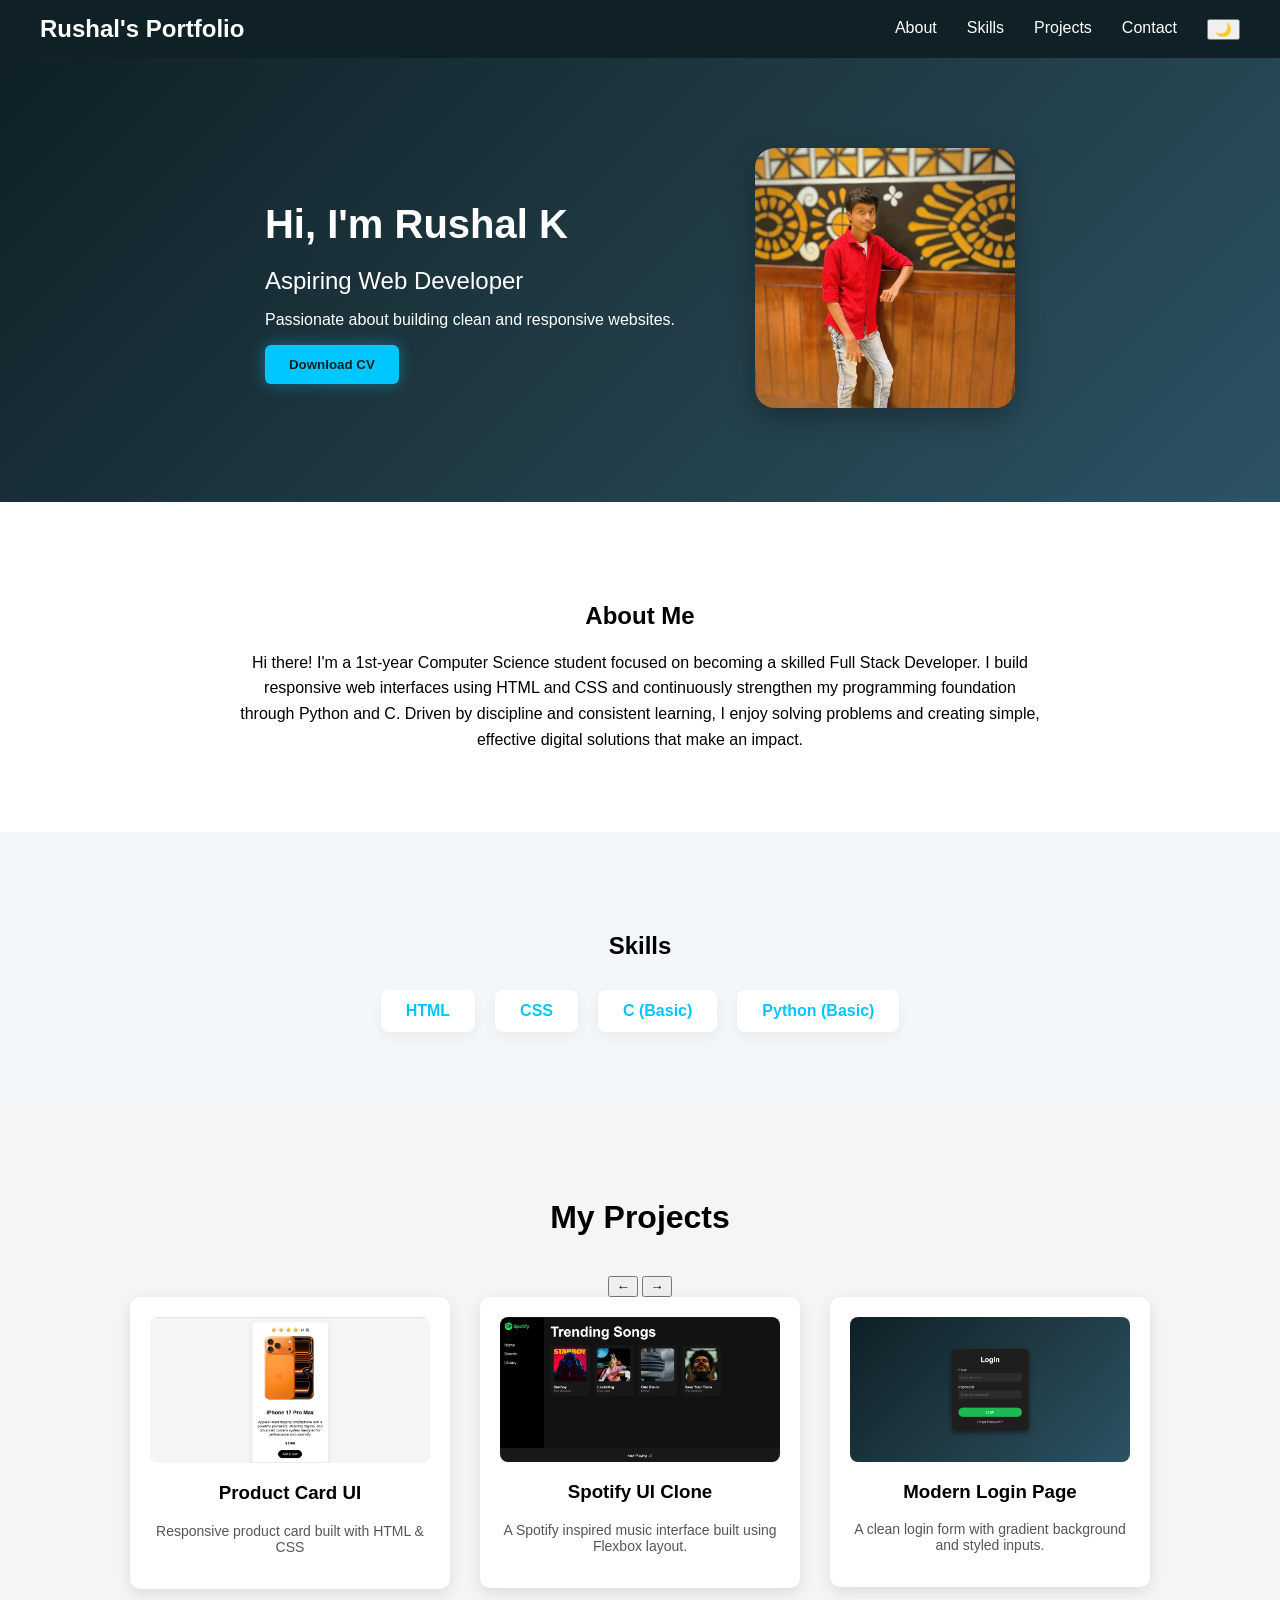
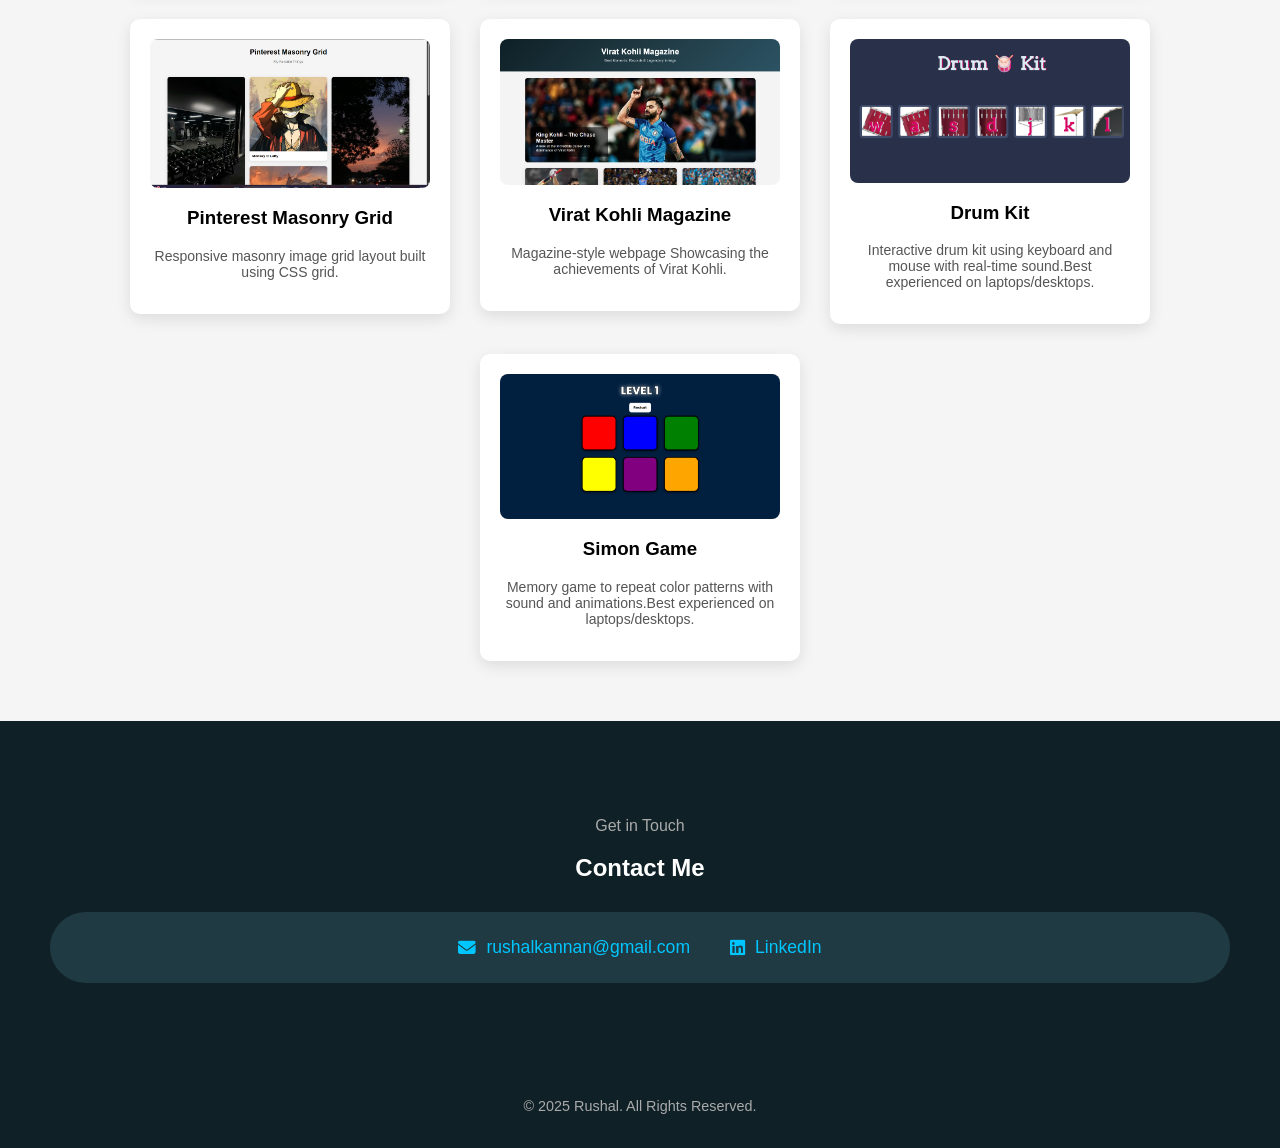
<file: index.html>
<!DOCTYPE html>
<html lang="en">
<head>
    <meta charset="UTF-8">
    <meta name="viewport" content="width=device-width, initial-scale=1.0">
    <title>Rushal's Portfolio</title>
    <link rel="stylesheet" href="style.css">
    <link rel="stylesheet" href="https://cdnjs.cloudflare.com/ajax/libs/font-awesome/6.5.0/css/all.min.css">
</head>
<body>
    <nav>
        <div class="nav-container">
        <h2>Rushal's Portfolio</h2>
        <ul>
            <li><a href="#about">About</a></li>
            <li><a href="#skills">Skills</a></li>
            <li><a href="#projects">Projects</a></li>
            <li><a href="#contact">Contact</a></li>
            <li><button id="theme-toggle">🌙</button></li>
        </ul>
        </div>
    </nav>
<header class="hero">
    <div class="hero-text">
        <h1>Hi, I'm Rushal K</h1>
        <h2>Aspiring Web Developer</h2>
        <p>Passionate about building clean and responsive websites.</p>
        <a href="Rushal_CV.pdf" download>
        <button>Download CV</button>
        </a>
    </div>

    <div class="hero-image">
        <img src="pfp.jpeg" alt="Profile">
    </div>
</header>
<section id="about" class="about">
    <h2>About Me</h2>
        <div class="about-text">
            <p>
                Hi there! I'm a 1st-year Computer Science student focused on becoming a skilled Full Stack Developer.
                I build responsive web interfaces using HTML and CSS and continuously strengthen my programming
                foundation through Python and C. Driven by discipline and consistent learning, I enjoy solving problems and creating simple,
                effective digital solutions that make an impact.
            </p>
        </div>
    </div>
</section>    
<section id="skills" class="skills">
        <h2>Skills</h2>
        <div class="skills-box">
            <div>HTML</div>
            <div>CSS</div>
            <div>C (Basic)</div>
            <div>Python (Basic)</div>
        </div>
    </section>
    <section id="projects" class="projects">
        <div class="projects-header">
            <h2>My Projects</h2>
            <div class="scroll-buttons">
                <button id="left-btn">←</button>
                <button id="right-btn">→</button>
            </div>
        </div>
        <div class="project-container">
            <a href="Projects/Product Card/index.html" target="_blank">
                <div class="card">
                    <img src="img/product.png" alt="Product Card">
                    <h3>Product Card UI</h3>
                    <p>Responsive product card built with HTML & CSS</p>
                </div>
            </a>
            <a href="Projects/Spotify UI Clone/index.html" target="_blank">
                <div class="card">
                    <img src="img/spotify.png" alt="Spotify UI Clone">
                    <h3>Spotify UI Clone</h3>
                    <p>A Spotify inspired music interface built using Flexbox layout.</p>
                </div>
            </a>
            <a href="Projects/Login Page/index.html" target="_blank">
                <div class="card">
                    <img src="img/login.png" alt="Login Page">
                    <h3>Modern Login Page</h3>
                    <p>A clean login form with gradient background and styled inputs.</p>
                </div>
            </a>
            <a href="Projects/Pinterest Masonry Grid/index.html" target="_blank">
                <div class="card">
                    <img src="img/pinterest masonry.png" alt="Pinterest Masonry">
                    <h3>Pinterest Masonry Grid</h3>
                    <p>Responsive masonry image grid layout built using CSS grid.</p>
                </div>
            </a>
            <a href="Projects/Kohli Magazine/index.html" target="_blank">
                <div class="card">
                    <img src="img/kohli magazine.png" alt="Kohli Magazine">
                    <h3>Virat Kohli Magazine</h3>
                    <p>Magazine-style webpage Showcasing the achievements of Virat Kohli.</p>
                </div>
            </a>
            <a href="Projects/Drum Kit/index.html" target="_blank">
                <div class="card">
                    <img src="img/drum kit.png" alt="Drum Kit">
                    <h3>Drum Kit</h3>
                    <p>Interactive drum kit using keyboard and mouse with real-time sound.Best experienced on laptops/desktops.</p>
                </div>
            </a>
            <a href="Projects/Simon Game/index.html" target="_blank">
                <div class="card">
                    <img src="img/simon.png" alt="Simon Game">
                    <h3>Simon Game</h3>
                    <p>Memory game to repeat color patterns with sound and animations.Best experienced on laptops/desktops.</p>
                </div>
            </a>
        </div>
    </section>
    <section id="contact" class="contact">
    <p class="contact-subtitle">Get in Touch</p>
    <h1>Contact Me</h1>
    <div class="contact-box">
        <div class="contact-item">
            <i class="fa-solid fa-envelope"></i>
            <a href="mailto:rushalkannan@gmail.com">
                rushalkannan@gmail.com
            </a>
        </div>
        <div class="contact-item">
            <i class="fa-brands fa-linkedin"></i>
            <a href="https://www.linkedin.com/in/rushal-kannan-a115113a9/" target="_blank">
                LinkedIn
            </a>
        </div>
    </div>
</section>
<footer>
    <p>© 2025 Rushal. All Rights Reserved.</p>
</footer>
<script src="script.js"></script>
</body>
</html>
</file>
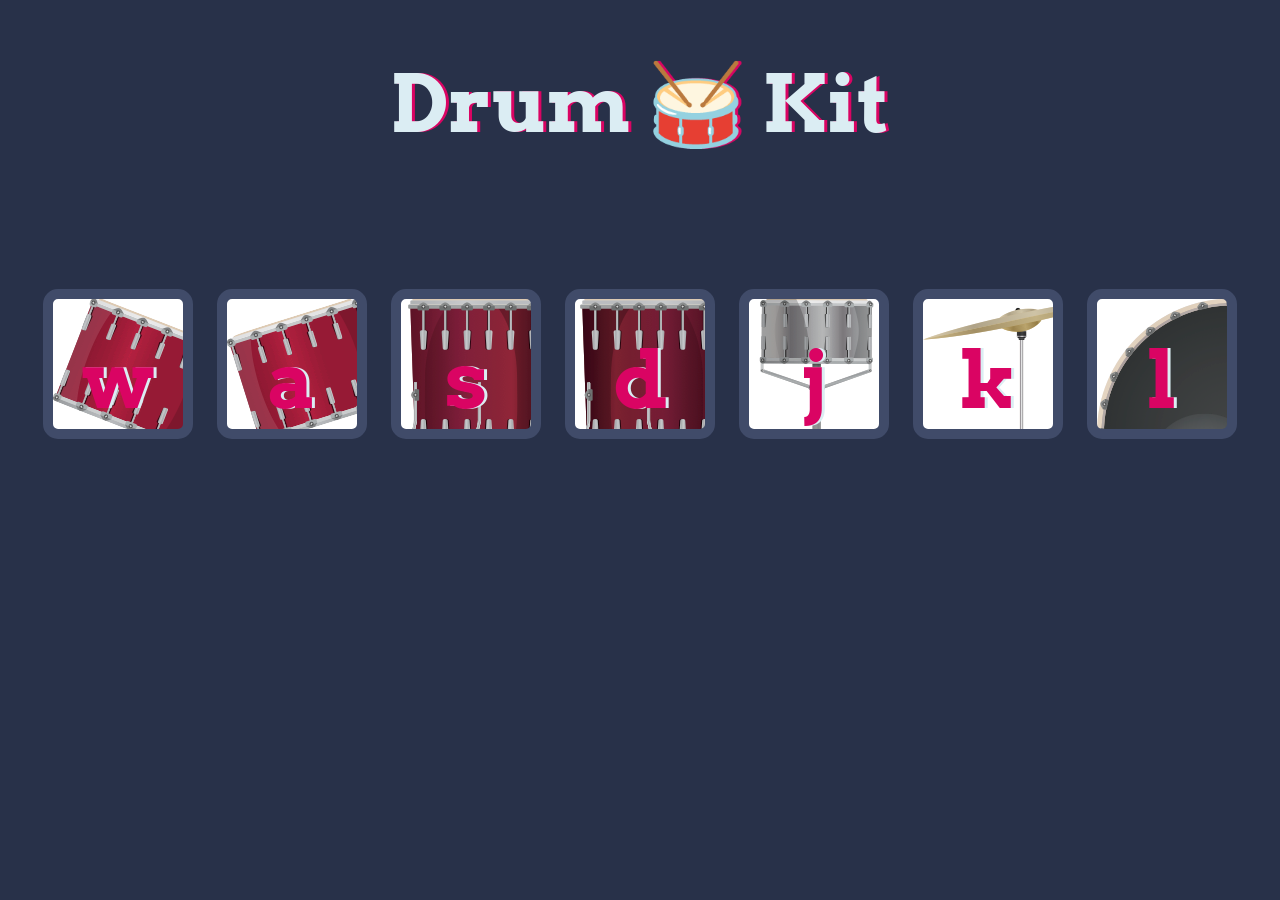
<file: Projects/Drum Kit/index.html>
<!DOCTYPE html>
<html lang="en" dir="ltr">

<head>
  <meta charset="utf-8">
  <title>Drum Kit</title>
  <link rel="stylesheet" href="styles.css">
  <link href="https://fonts.googleapis.com/css?family=Arvo" rel="stylesheet">
</head>

<body>

  <h1 id="title">Drum 🥁 Kit</h1>
  <div class="set">
    <button class="w drum">w</button>
    <button class="a drum">a</button>
    <button class="s drum">s</button>
    <button class="d drum">d</button>
        <button class="j drum">j</button>
    <button class="k drum">k</button>
    <button class="l drum">l</button>
  </div>
<script src="index.js"></script>
</body>

</html>
</file>
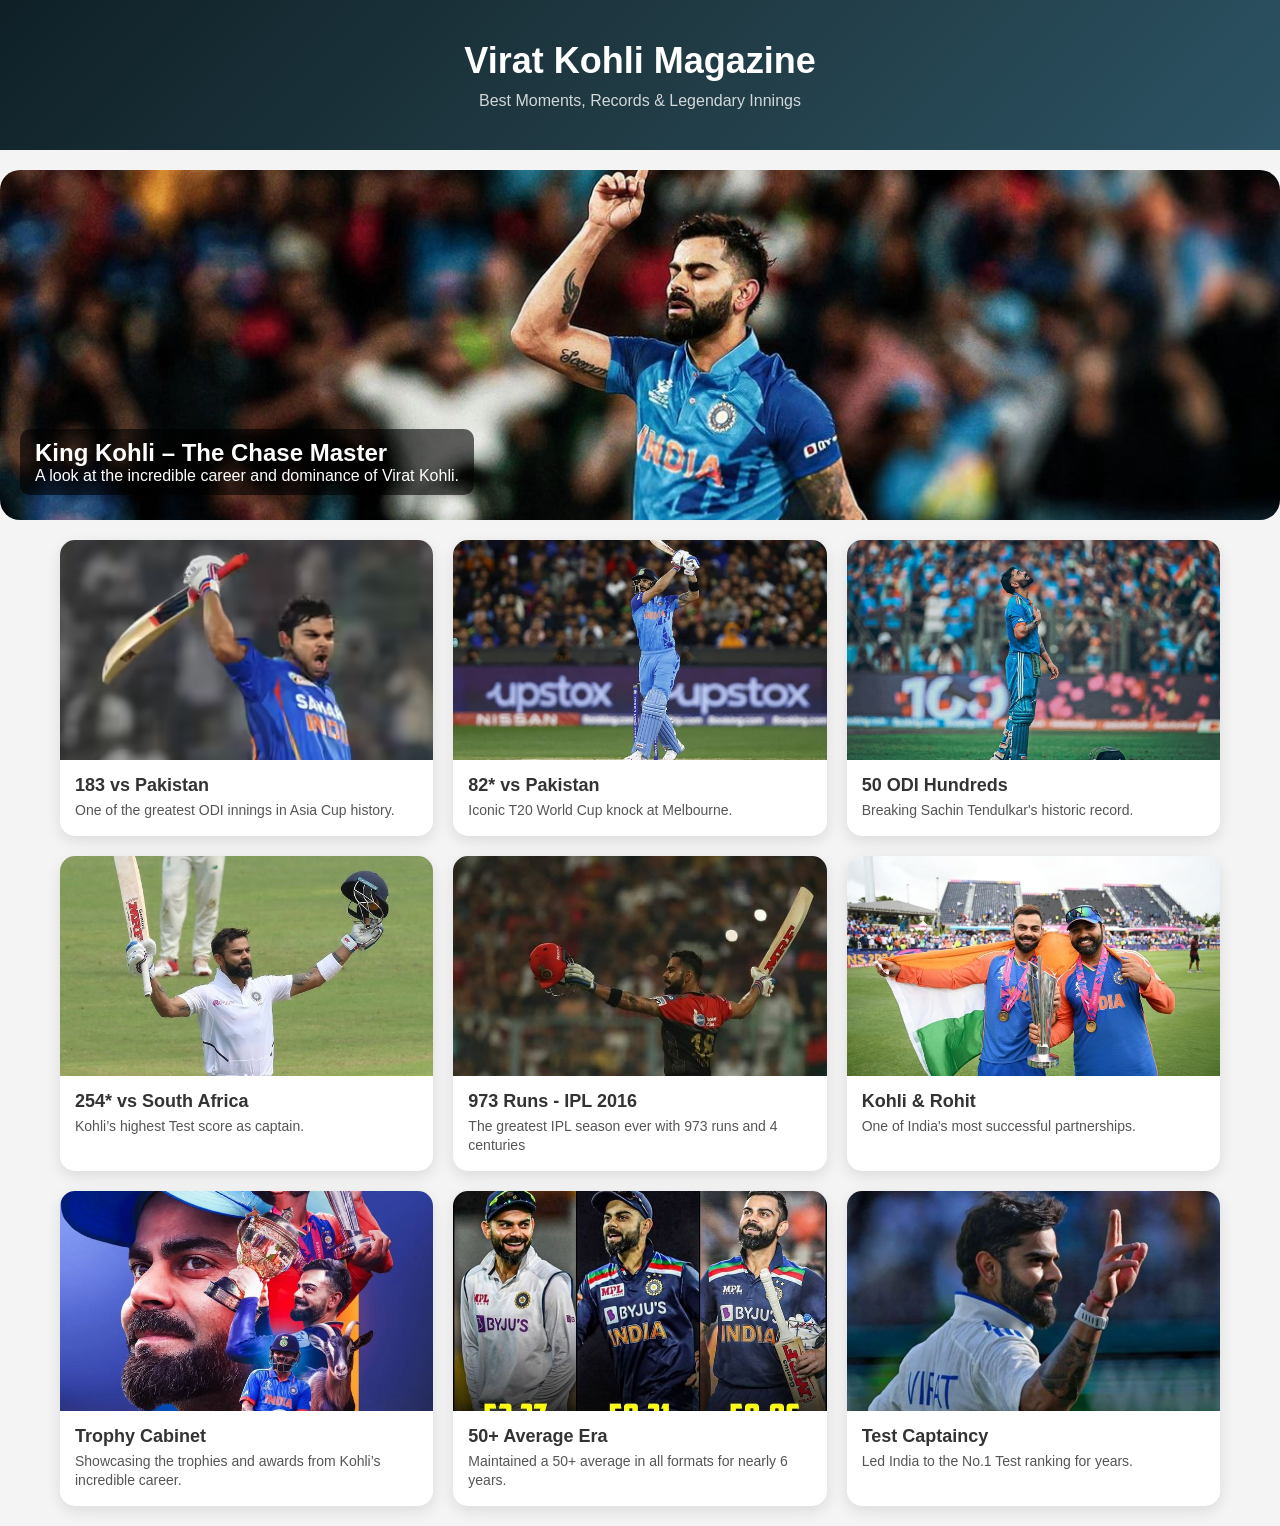
<file: Projects/Kohli Magazine/index.html>
<!DOCTYPE html>
<html lang="en">

<head>
<meta charset="UTF-8">
<meta name="viewport" content="width=device-width, initial-scale=1.0">
<title>Virat Kohli Magazine</title>
<link rel="stylesheet" href="style.css">
</head>

<body>

<header>
<h1>Virat Kohli Magazine</h1>
<p>Best Moments, Records & Legendary Innings</p>
</header>

<div class="featured">
<img src="img/main 2.jpg">
<div class="featured-text">
<h2>King Kohli – The Chase Master</h2>
<p>A look at the incredible career and dominance of Virat Kohli.</p>
</div>
</div>
<div class="container">

<div class="card">
<img src="img/card 1.jpg">
<h3>183 vs Pakistan</h3>
<p>One of the greatest ODI innings in Asia Cup history.</p>
</div>

<div class="card">
<img src="img/card 2.jpg">
<h3>82* vs Pakistan</h3>
<p>Iconic T20 World Cup knock at Melbourne.</p>
</div>

<div class="card">
<img src="img/card 3.jpg">
<h3>50 ODI Hundreds</h3>
<p>Breaking Sachin Tendulkar's historic record.</p>
</div>

<div class="card">
<img src="img/card 7.jpg">
<h3>254* vs South Africa</h3>
<p>Kohli’s highest Test score as captain.</p>
</div>

<div class="card">
<img src="img/card 5.jpg">
<h3>973 Runs - IPL 2016</h3>
<p>The greatest IPL season ever with 973 runs and 4 centuries</p>
</div>

<div class="card">
<img src="img/card 6.jpg">
<h3>Kohli & Rohit</h3>
<p>One of India's most successful partnerships.</p>
</div>

<div class="card">
<img src="img/card 8.jpg">
<h3>Trophy Cabinet</h3>
<p>Showcasing the trophies and awards from Kohli’s incredible career.</p>
</div>

<div class="card">
<img src="img/card 9.jpg">
<h3>50+ Average Era</h3>
<p>Maintained a 50+ average in all formats for nearly 6 years.</p>
</div>

<div class="card">
<img src="img/card 10.jpg">
<h3>Test Captaincy</h3>
<p>Led India to the No.1 Test ranking for years.</p>
</div>
</div>
</section>
</body>
</html>
</file>
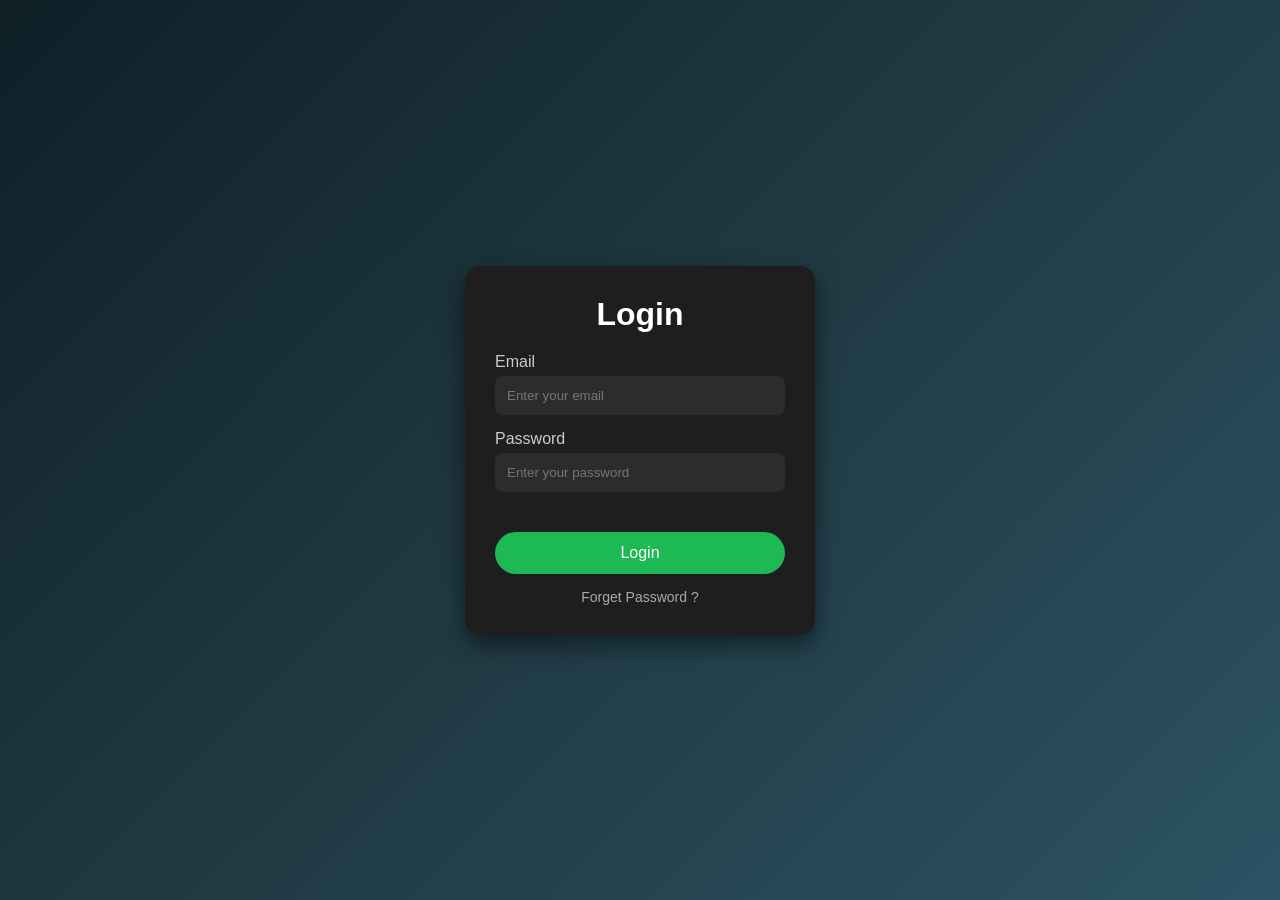
<file: Projects/Login Page/index.html>
<!DOCTYPE html>
<html lang="en">
<head>
    <meta charset="UTF-8">
    <meta name="viewport" content="width=device-width, initial-scale=1.0">
    <title>Login Page</title>
    <link rel="stylesheet" href="style.css">
</head>
<body>
    <div class="container">
        <div class="login">
            <h1>Login</h1>
            <form>
                <label>Email</label>
                <input type="email" placeholder="Enter your email">
                <label>Password</label>
                <input type="password" placeholder="Enter your password">
                <label><button type="submit">Login</button></label>
                <p class="forget">Forget Password ?</p>
            </form>
        </div>
    </div>
</body>
</html>
</file>
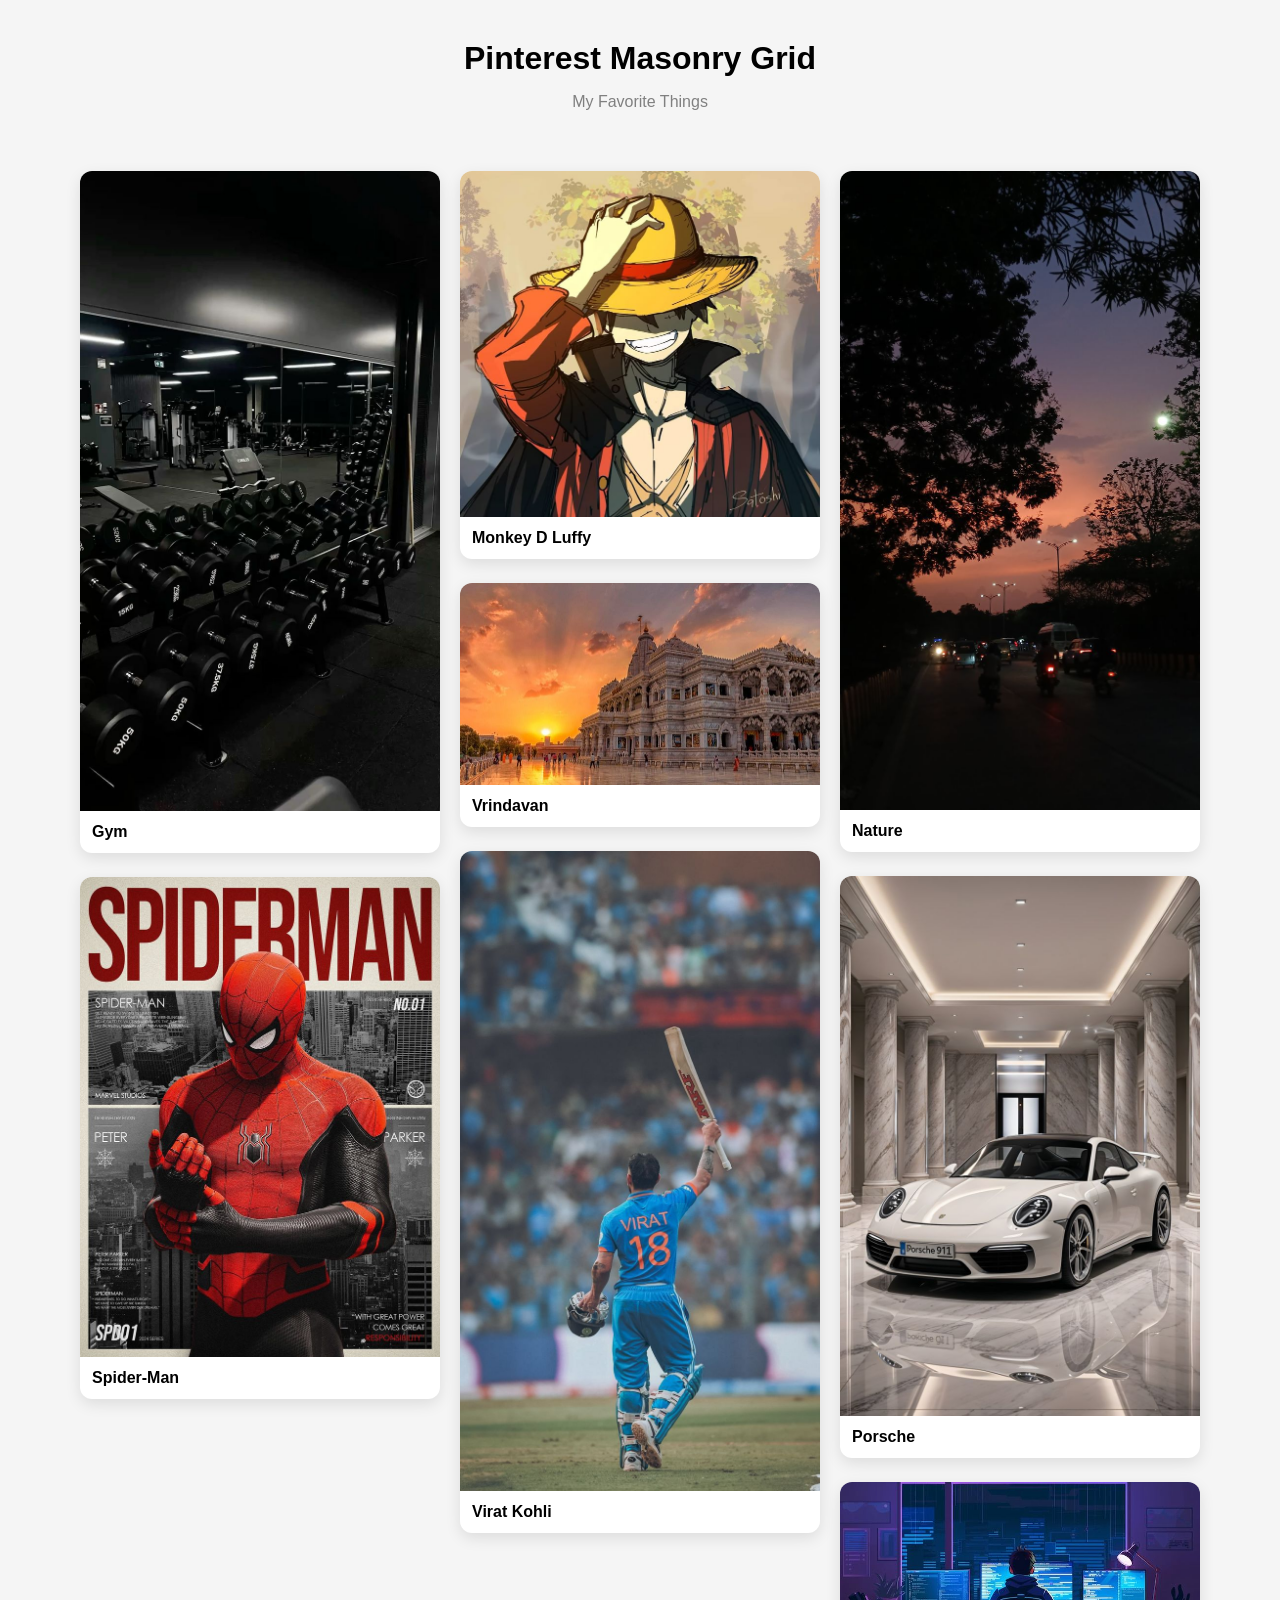
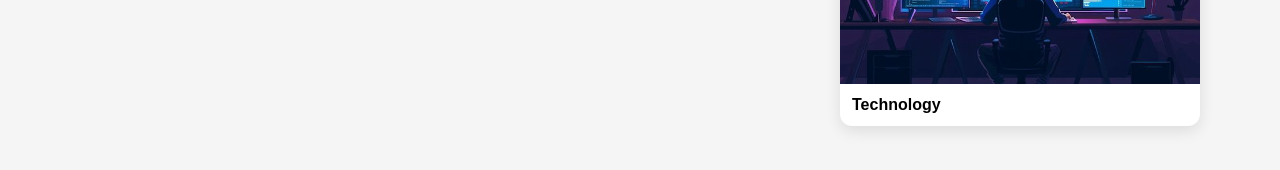
<file: Projects/Pinterest Masonry Grid/index.html>
<!DOCTYPE html>
<html lang="en">
<head>
    <meta charset="UTF-8">
    <meta name="viewport" content="width=device-width, initial-scale=1.0">
    <title>Pinterest Masonry Grid</title>
    <link rel="stylesheet" href="style.css">
</head>
<body>
    <header>
        <h1>Pinterest Masonry Grid</h1>
        <p>My Favorite Things</p>
    </header>
    <section class="gallery">
        <div class="card">
            <img src="img/gym.jpg">
            <h3>Gym</h3>
        </div>
        <div class="card">
            <img src="img/spidy.jpg">
            <h3>Spider-Man</h3>
        </div>
        <div class="card">
            <img src="img/luffy.jpg">
            <h3>Monkey D Luffy</h3>
        </div>
        <div class="card">
            <img src="img/vrindavan.jpg">
            <h3>Vrindavan</h3>
        </div>
        <div class="card">
            <img src="img/kohli.jpg">
            <h3>Virat Kohli</h3>
        </div>
        <div class="card">
            <img src="img/nature.jpg">
            <h3>Nature</h3>
        </div>
        <div class="card">
            <img src="img/porsche.jpg">
            <h3>Porsche</h3>
        </div>
        <div class="card">
            <img src="img/technology.jpg">
            <h3>Technology</h3>
        </div>
    </section>
</body>
</html>
</file>
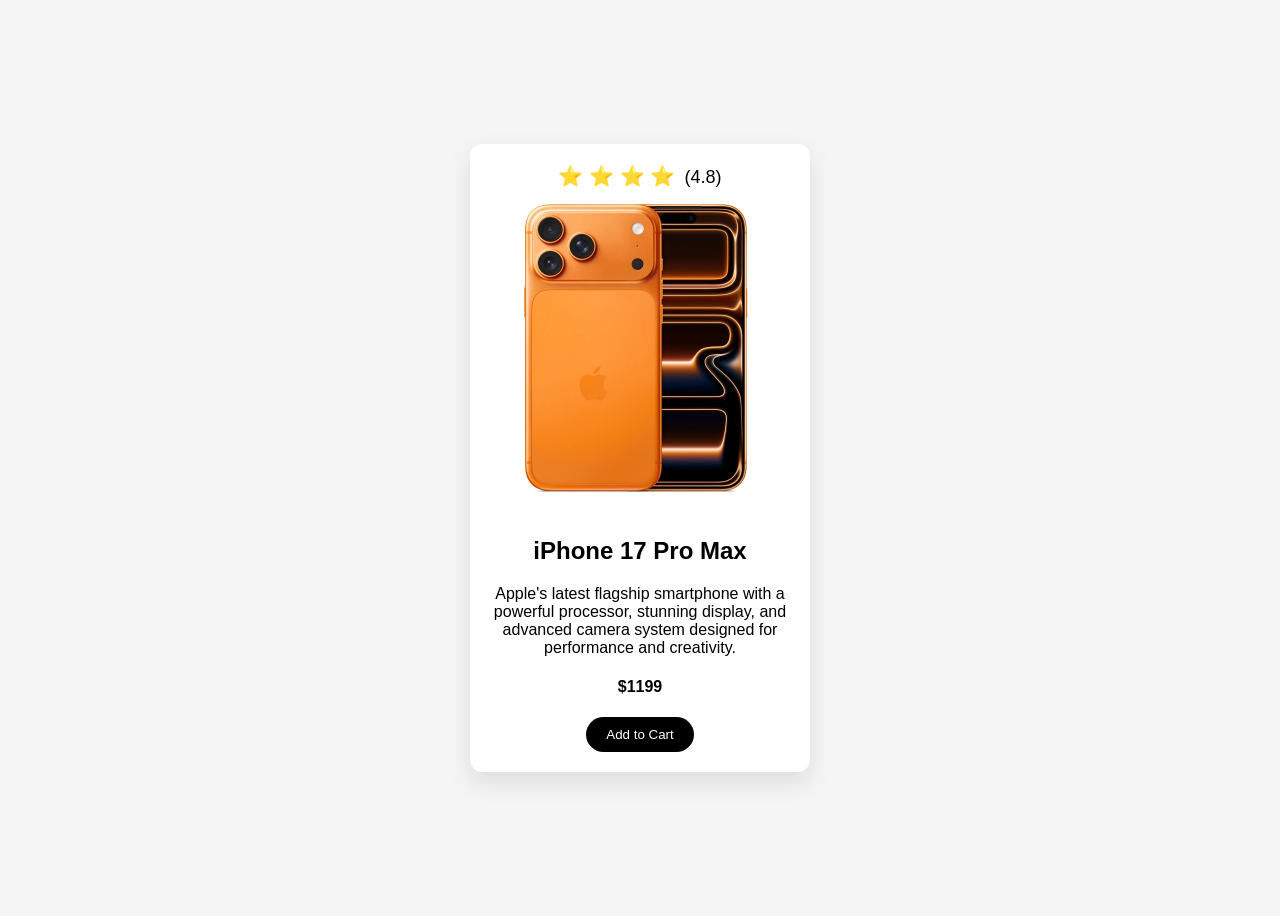
<file: Projects/Product Card/index.html>
<!DOCTYPE html>
<html lang="en">
<head>
    <meta charset="UTF-8">
    <meta name="viewport" content="width=device-width, initial-scale=1.0">
    <title>Product Card</title>
    <link rel="stylesheet" href="style.css">
</head>
<body>
    <div class="PC">
        <div class="rating">
            <span class="stars">⭐ ⭐ ⭐ ⭐</span>
            <span class="ratings">(4.8)</span>
        </div>
        <img src="img.webp" alt="iPhone 17 Pro Max">
        <h2>iPhone 17 Pro Max</h2>
        <p>Apple's latest flagship smartphone with a powerful processor, stunning display, and advanced camera system designed for performance and creativity.</p>
        <h4>$1199</h4>
        <button>Add to Cart</button>
    </div>
</body>
</html>
</file>
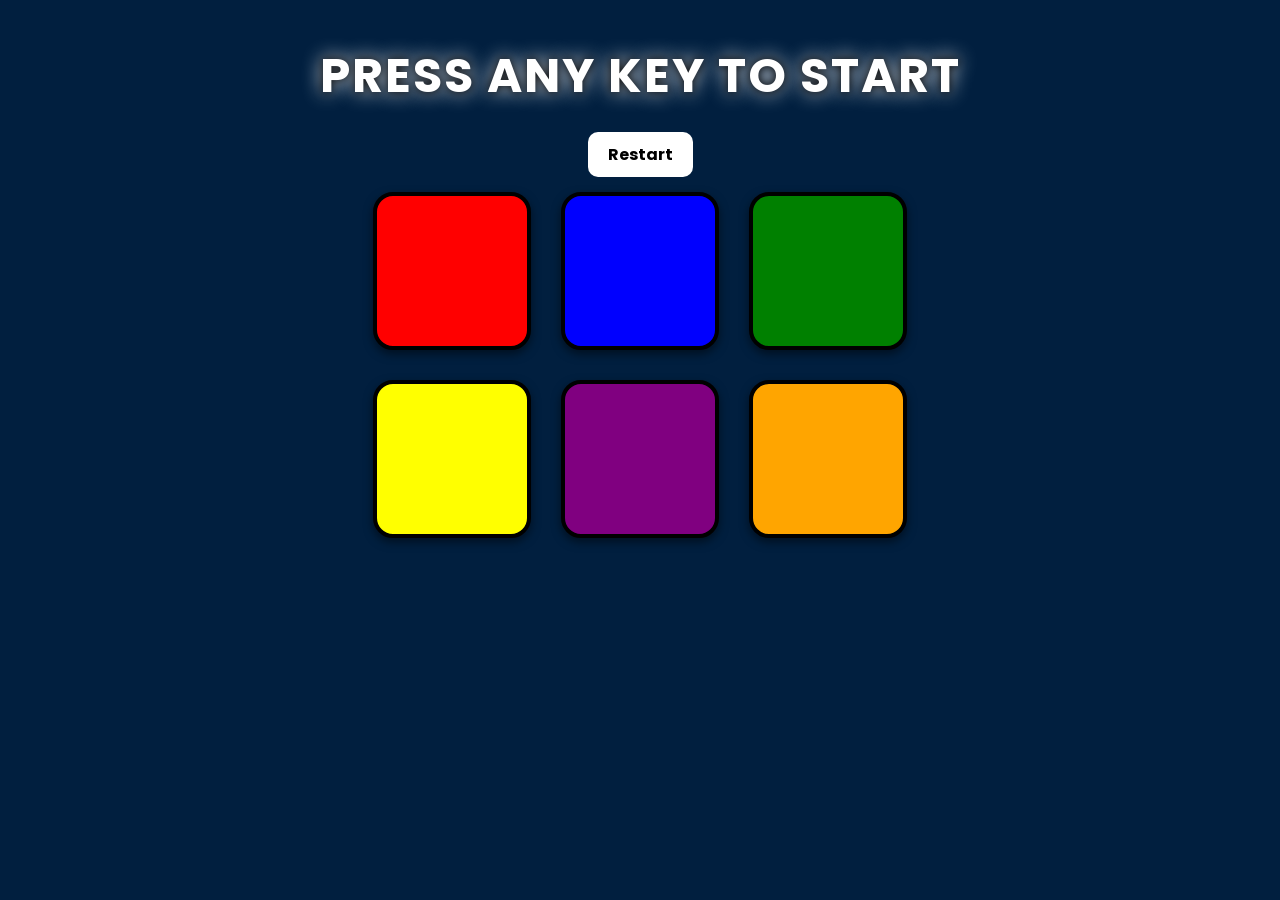
<file: Projects/Simon Game/index.html>
<!DOCTYPE html>
<html lang="en">
<head>
    <meta charset="UTF-8">
    <meta name="viewport" content="width=device-width, initial-scale=1.0">
    <title>Simon Game</title>
    <link rel="stylesheet" href="style.css">
    <link href="https://fonts.googleapis.com/css2?family=Poppins:wght@400;700&display=swap" rel="stylesheet">
</head>
<body>
    <h1 id="level-title">Press any key to start</h1>
    <button id="restart">Restart</button>
    <div class="container">
        <div class="row">
            <div class="btn red" id="red"></div>
            <div class="btn blue" id="blue"></div>
            <div class="btn green" id="green"></div>
        </div>
        <div class="row">
            <div class="btn yellow" id="yellow"></div>
            <div class="btn purple" id="purple"></div>
            <div class="btn orange" id="orange"></div>
        </div>
    </div>
    <script src="script.js"></script>
</body>
</html>
</file>
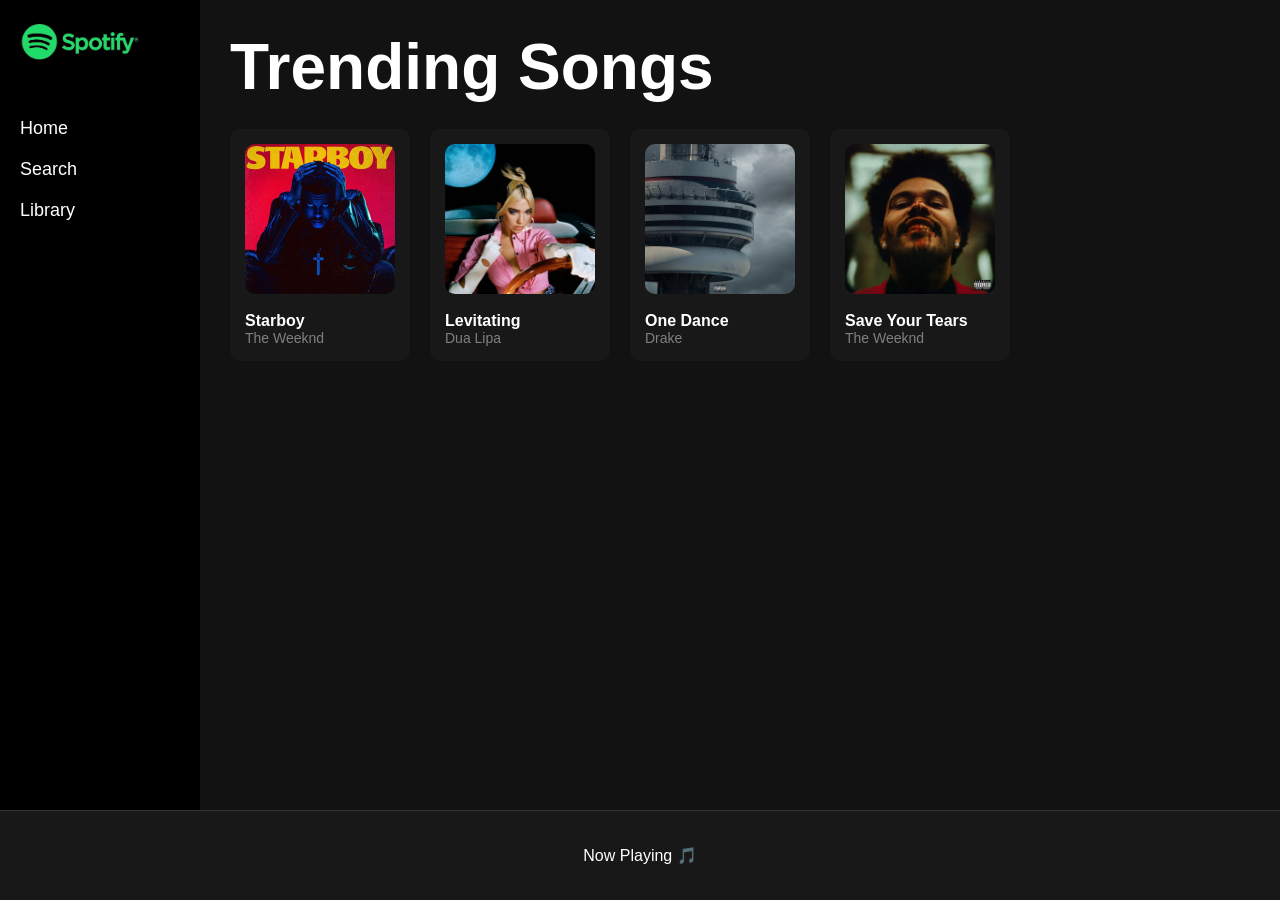
<file: Projects/Spotify UI Clone/index.html>
<!DOCTYPE html>
<html lang="en">
<head>
    <meta charset="UTF-8">
    <meta name="viewport" content="width=device-width, initial-scale=1.0">
    <title>Spotify UI Clone</title>
    <link rel="stylesheet" href="style.css">
</head>
<body>
<div class="container">
    <aside class="sidebar">
        <div class="logo">
            <img src="spotify.jpg" alt="Spotify Logo">
        </div>
        <nav>
            <ul>
                <li><a href="#">Home</a></li>
                <li><a href="#">Search</a></li>
                <li><a href="#">Library</a></li>
            </ul>
        </nav>
    </aside>
    <main class="main">
        <h1>Trending Songs</h1>
        <div class="songs">
            <div class="card">
                <img src="starboy.png" alt="Starboy">
                <h3>Starboy</h3>
                <p>The Weeknd</p>
            </div>
            <div class="card">
                <img src="levitating.jpg" alt="Levitating">
                <h3>Levitating</h3>
                <p>Dua Lipa</p>
            </div>
            <div class="card">
                <img src="onedance.jpg" alt="One Dance">
                <h3>One Dance</h3>
                <p>Drake</p>
            </div>
            <div class="card">
                <img src="saveyourtears.jpg" alt="Save Your Tears">
                <h3>Save Your Tears</h3>
                <p>The Weeknd</p>
            </div>
        </div>
    </main>
</div>
<footer class="player">
    <p>Now Playing 🎵</p>
</footer>
</body>
</html>
</file>
<file: style.css>
/* ===============================
   GLOBAL
================================= */
html {
    scroll-behavior: smooth;
}

body {
    margin: 0;
    font-family: 'Segoe UI', sans-serif;
    background: #f4f7fa;
    color: black;
}

/* ===============================
   NAVBAR
================================= */
.nav-container {
    display: flex;
    justify-content: space-between;
    padding: 15px 20px;
    align-items: center;
    margin: 0 auto;
    max-width: 1200px;
}
nav{
    width: 100%;
    background: #0f2027;
}
nav h2 {
    color: white;
    margin: 0;
}

nav ul {
    display: flex;
    gap: 30px;
    list-style: none;
    margin: 0;
    padding: 0;
}

nav ul li a {
    text-decoration: none;
    color: white;
    transition: 0.3s;
    font-weight: 500;
}

nav ul li a:hover {
    color: #00c6ff;
}

/* ===============================
   HERO SECTION
================================= */
.hero {
    display: flex;
    justify-content: center;
    align-items: center;
    gap: 80px;
    padding: 90px 60px;
    background: linear-gradient(135deg, #0f2027, #203a43, #2c5364);
    color: white;
    flex-wrap: wrap;
}

.hero-text {
    max-width: 500px;
}

.hero-text h1 {
    font-size: 2.5rem;
    margin-bottom: 10px;
}

.hero-text h2 {
    font-weight: 400;
    margin-bottom: 15px;
}

.hero-text button {
    padding: 12px 24px;
    border: none;
    background: #00c6ff;
    color: #0f2027;
    border-radius: 6px;
    cursor: pointer;
    font-weight: 600;
    transition: 0.3s;
    box-shadow: 0 0 15px rgba(0,198,255,0.4);
}

.hero-text button:hover {
    background: white;
    color: #0f2027;
}

.hero-image img {
    width: 260px;
    border-radius: 20px;
    box-shadow: 0 10px 30px rgba(0,0,0,0.3);
}

/* ===============================
   SECTION GENERAL
================================= */
section {
    padding: 80px 50px;
}

/* ===============================
   ABOUT
================================= */
.about {
    background: white;
    text-align: center;
}

.about p {
    max-width: 800px;
    margin: auto;
    line-height: 1.6;
}

/* ===============================
   SKILLS
================================= */
.skills {
    background: #f4f7fa;
    text-align: center;
}

.skills-box {
    display: flex;
    justify-content: center;
    gap: 20px;
    flex-wrap: wrap;
    margin-top: 30px;
}

.skills-box div {
    background: white;
    padding: 12px 25px;
    border-radius: 8px;
    color: #00c6ff;
    font-weight: 600;
    box-shadow: 0 5px 15px rgba(0,0,0,0.05);
    transition: 0.3s;
}

.skills-box div:hover {
    background: #00c6ff;
    color: #0f2027;
}

/* ===============================
   PROJECTS
================================= */
.projects {
    padding: 60px 10%;
    background: #f5f5f5;
    text-align: center;
}

.projects h2{
    font-size: 32px;
    margin-bottom: 40px;
}

.project-container {
    display: flex;
    justify-content: center;
    gap: 30px;
    flex-wrap: wrap;
}
.project-container a{
    text-decoration: none;
    color: inherit;
}
.card img{
    width: 100%;
    border-radius: 8px;
}

.card {
    background: white;
    padding: 20px;
    width: 280px;
    border-radius: 10px;
    box-shadow: 0 5px 15px rgba(0,0,0,0.1);
    transition: 0.3s;
}

.card:hover {
    transform: translateY(-5px);
}

.card h3{
    margin-top: 15px;
}

.card p{
    font-size: 14px;
    color: #555;
    margin-top: 8px;
}

/* ===============================
   CONTACT
================================= */
.contact {
    background: #0f2027;
    color: white;
    text-align: center;
}

.contact-subtitle {
    color: #aaa;
}

.contact-box {
    display: flex;
    justify-content: center;
    align-items: center;
    gap: 40px;
    background: #203a43;
    padding: 25px 50px;
    border-radius: 40px;
    margin-top: 30px;
    flex-wrap: wrap;
}

.contact-item {
    display: flex;
    align-items: center;
    gap: 10px;
    font-size: 1.1rem;
}

.contact-item i {
    color: #00c6ff;
}

.contact-item a {
    text-decoration: none;
    color: #00c6ff;
    font-weight: 500;
}

.contact-item a:hover {
    text-decoration: underline;
}

/* ===============================
   FOOTER
================================= */
footer {
    background: #0f2027;
    color: #aaa;
    text-align: center;
    padding: 20px;
    font-size: 0.9rem;
}
/* =============================== */
/*        MOBILE RESPONSIVE        */
/* =============================== */
@media (max-width: 768px) {

    /* ===== NAVBAR ===== */
    nav {
        flex-direction: row;      /* keep horizontal */
        align-items: center;
    }

    .nav-container{
        padding: 10px 15px;
    }

    nav h2 {
        font-size: 18px;
    }

    nav ul {
        display: flex;
        flex-direction: row;      /* keep horizontal */
        gap: 20px;
        padding-right: 20px;
    }

    nav ul li {
        margin-left: 12px;
    }

    nav ul li a {
        font-size: 14px;
    }

    /* ===== HERO ===== */
    .hero {
        flex-direction: column;
        text-align: center;
        padding: 50px 20px;
    }

    .hero-text h1 {
        font-size: 26px;
    }

    .hero-text h2 {
        font-size: 18px;
    }

    .hero-text p {
        font-size: 14px;
    }

    .hero img {
        width: 80%;
        margin-top: 25px;
    }

    /* ===== SECTIONS ===== */
    section {
        padding: 40px 20px;
    }

}
</file>
<file: Projects/Drum Kit/styles.css>
body {
  text-align: center;
  background-color: #283149;
}

h1 {
  font-size: 5rem;
  color: #DBEDF3;
  font-family: "Arvo", cursive;
  text-shadow: 3px 0 #DA0463;
}

.set {
  margin: 10% auto;
}
.w {
  background-image: url("images/tom1.png");
}

.a {
  background-image: url("images/tom2.png");
}

.s {
  background-image: url("images/tom3.png");
}

.d {
  background-image: url("images/tom4.png");
}

.j {
  background-image: url("images/snare.png");
}

.k {
  background-image: url("images/crash.png");
}

.l {
  background-image: url("images/kick.png");
}

.drum {
  outline: none;
  border: 10px solid #404B69;
  font-size: 5rem;
  font-family: 'Arvo', cursive;
  line-height: 2;
  font-weight: 900;
  color: #DA0463;
  text-shadow: 3px 0 #DBEDF3;
  border-radius: 15px;
  display: inline-block;
  width: 150px;
  height: 150px;
  text-align: center;
  margin: 10px;
  background-color: white;
}

.pressed {
  box-shadow: 0 3px 4px 0 #DBEDF3;
  opacity: 0.5;
}
</file>
<file: Projects/Kohli Magazine/style.css>
*{
    margin: 0;
    padding: 0;
    box-sizing: border-box;
    font-family: Arial, Helvetica, sans-serif;
}
body{
    background: #f4f4f4;
    color: #333;
}
header{
    background: linear-gradient(135deg, #0f2027, #203a43, #2c5364);
    color: white;
    text-align: center;
    padding: 40px 20px;
}
header h1{
    font-size: 36px;
    margin-bottom: 10px;
}
header p{
    font-size: 16px;
    opacity: 0.8;
}
.container{
    display: grid;
    grid-template-columns: repeat(auto-fit,minmax(300px,1fr));
    gap: 20px;
    max-width: 1200px;
    margin: auto;
    padding: 20px;
}
.featured{
    width: 100%;
    height: 350px;
    position: relative;
    border-radius: 20px;
    overflow: hidden;
    margin-top: 20px;
}
.featured img{
    width: 100%;
    height: 100%;
    object-fit: cover;
    display: block;
}
.featured-text{
    position: absolute;
    bottom: 25px;
    left: 20px;
    background: rgba(0,0,0,0.6);
    color: white;
    padding: 10px 15px;
    border-radius: 10px;
}
.card{
    background: white;
    border-radius: 15px;
    overflow: hidden;
    box-shadow: 0 5px 15px rgba(0,0,0,0.1);
    transition: transform 0.3s;
}
.card:hover{
    transform: translateY(-6px);
}
.card img{
    width: 100%;
    height: 220px;
    object-fit: cover;
    display: block;
}
.card h3{
    padding: 15px 15px 5px;
    font-size: 18px;
}
.card p{
    padding: 0 15px 15px;
    font-size: 14px;
    color: #555;
    line-height: 1.4;
}
</file>
<file: Projects/Login Page/style.css>
*{
    margin: 0;
    padding: 0;
    box-sizing: border-box;
    font-family: Arial, Helvetica, sans-serif;
}
body{
    background: linear-gradient(135deg,#0f2027,#203a43,#2c5364);
    display: flex;
    height: 100vh;
    align-items: center;
    justify-content: center;
}
.login{
    background: #1e1e1e;
    width: 350px;
    text-align: center;
    padding: 30px;
    border-radius: 15px;
    box-shadow: 0 10px 25px rgba(0,0,0,0.5);
}
.login h1{
    color: white;
    margin-bottom: 20px;
}
.login label{
    display: block;
    text-align: left;
    color: #ccc;
    margin-top: 15px;
    margin-bottom: 5px;
}
.login input{
    width: 100%;
    padding: 12px;
    border: none;
    border-radius: 8px;
    background: #2c2c2c;
    color: white;
    outline: none;
}
.login input:focus{
    border: 1px solid #1db954;
}
.login button{
    width: 100%;
    margin-top: 25px;
    padding: 12px;
    border: none;
    border-radius: 25px;
    background: #1db954;
    color: white;
    font-size: 16px;
    cursor: pointer;
}
.login button:hover{
    background: #1ed760;
}
.forget{
    margin-top: 15px;
    color: #aaa;
    font-size: 14px;
}
</file>
<file: Projects/Pinterest Masonry Grid/style.css>
body{
margin:0;
font-family:Arial, Helvetica, sans-serif;
background:#f5f5f5;
}
header{
text-align:center;
margin:40px 0;
}
header h1{
margin-bottom:10px;
}
header p{
color:gray;
}
.gallery{
column-count:3;
column-gap:20px;
padding:20px 80px;
}
.card{
background:white;
border-radius:12px;
margin-bottom:20px;
overflow:hidden;
box-shadow:0 5px 15px rgba(0,0,0,0.1);
display:inline-block;
width:100%;
transition: 0.3s;
cursor: pointer;
}
.card:hover{
transform: scale(1.03);
box-shadow: 0 15px 30px rgba(0,0,0,0.2);
}
.card img{
width:100%;
display:block;
}
.card h3{
margin:0;
padding:12px;
font-size:16px;
}
@media(max-width:900px){
.gallery{
column-count:2;
}
}
@media(max-width:500px){
.gallery{
column-count:1;
}
}
</file>
<file: Projects/Product Card/style.css>
img{
    width: 100%;
    border-radius: 10px;
    margin-bottom: 15px;
    transition: 0.3s;
}
img:hover{
    transform:scale(1.05);
}
body{
    background-color: #f5f5f5;
    font-family: Arial, Helvetica, sans-serif;
    display: flex;
    justify-content: center;
    align-items: center;
    height: 100vh;
}
.PC{
    background-color: white;
    text-align: center;
    padding: 20px;
    border-radius: 12px;
    width: 300px;
    box-shadow:0 10px 25px rgba(0,0,0,0.1);
    transition: 0.3s;
}
.PC:hover{
 transform:translateY(-8px);
}
.rating{
    margin-bottom: 10px;
}
.stars{
    color: gold;
    font-size: 20px;
}
.ratings{
    color: black;
    font-size: 18px;
    margin-left: 5px;
}
h2{
    margin-bottom: 20px;
}
h3{
    margin-bottom: 15px;
}
button{
    background-color: black;
    color: white;
    border-radius: 20px;
    border: none;
    padding: 10px 20px;
    cursor: pointer;
    transition: 0.3s;
}
button:hover{
    background: #333;
}
</file>
<file: Projects/Simon Game/style.css>
*{
    padding: 0;
    margin: 0;
    font-family: 'Poppins', sans-serif;
}
body{
    background-color: #011f3f;
    color: white;
    display: flex;
    flex-direction: column;
    align-items: center;
}
.container{
    display: flex;
    flex-direction: column;
    align-items: center;
}
#level-title{
    text-align: center;
    font-size: 3rem;
    margin-top: 40px;
    font-weight: bold;
    letter-spacing: 2px;
    text-transform: uppercase;
    text-shadow: 0 0 10px black,0 0 20px white;
}
.row{
    display: flex;
}
.btn{
    height: 150px;
    width: 150px;
    margin: 15px;
    border-radius: 20px;
    cursor: pointer;
    border: 4px solid black;
    box-shadow: 0 4px 10px rgba(0,0,0,0.5);
}
.red{
    background-color: red;
}
.blue{
    background-color: blue;
}
.purple{
    background-color: purple;
}
.orange{
    background-color: orange;
}
.yellow{
    background-color: yellow;
}
.green{
    background-color: green;
}
.pressed{
    box-shadow: 0 0 20px white;
    opacity: 0.5;
}
.game-over{
    background-color: red;
}
.flash{
    animation: flashAnim 0.3s ease;
}
@keyframes flashAnim {
    0%{opacity: 1;}
    50%{opacity: 0.3;transform: scale(1.1);}
    100%{opacity: 1;}
}
button{
    margin-top: 20px;
    color: black;
    background-color: white;
    padding: 10px 20px;
    font-size: 1rem;
    font-weight: bold;
    border: none;
    border-radius: 10px;
    cursor: pointer;
    transition: 0.2s;
}
button:hover{
    transform: scale(1.1);
    background-color: yellow;
}
</file>
<file: Projects/Spotify UI Clone/style.css>
*{
    margin: 0;
    padding: 0;
    box-sizing: border-box;
    font-family: Arial, Helvetica, sans-serif;
}
body{
    background-color: #121212;
    color: white;
    min-height: 100vh;
}
.container{
    display: flex;
}
.sidebar{
    width: 200px;
    background: black;
    padding: 20px;
    height: 100vh;
    position: sticky;
    top: 0;
}
.logo img{
    width: 120px;
    margin-bottom: 30px;
}
.sidebar ul{
    list-style: none;
}
.sidebar li{
margin:20px 0;
cursor:pointer;
color:#b3b3b3;
transition:0.3s;
}
.sidebar li:hover{
color:white;
}
.sidebar a{
    text-decoration: none;
    color: white;
    font-size: 18px;
}
.sidebar a:hover{
    color: #1db954;
}
.main{
    flex: 1;
    padding: 30px;
    font-size: 32px;
    padding-bottom: 80px;
}
.main h1{
    margin-bottom: 25px;
}
.songs{
    display: flex;
    gap: 20px;
    flex-wrap: wrap;
}
.card{
    background: #181818;
    padding: 15px;
    border-radius: 10px;
    width: 180px;
    cursor: pointer;
    transition: 0.3s;
}
.card:hover{
    background: #282828;
    transform: scale(1.05);
}
.card img{
    width: 100%;
    border-radius: 10px;
}
.card h3{
    margin-top: 10px;
    font-size: 16px;
}
.card p{
    color: grey;
    font-size: 14px;
}
.player{
    position: fixed;
    bottom: 0;
    width: 100%;
    height: 10vh;
    background: #181818;
    display: flex;
    align-items: center;
    justify-content: center;
    border-top: 1px solid #333;
}
</file>
